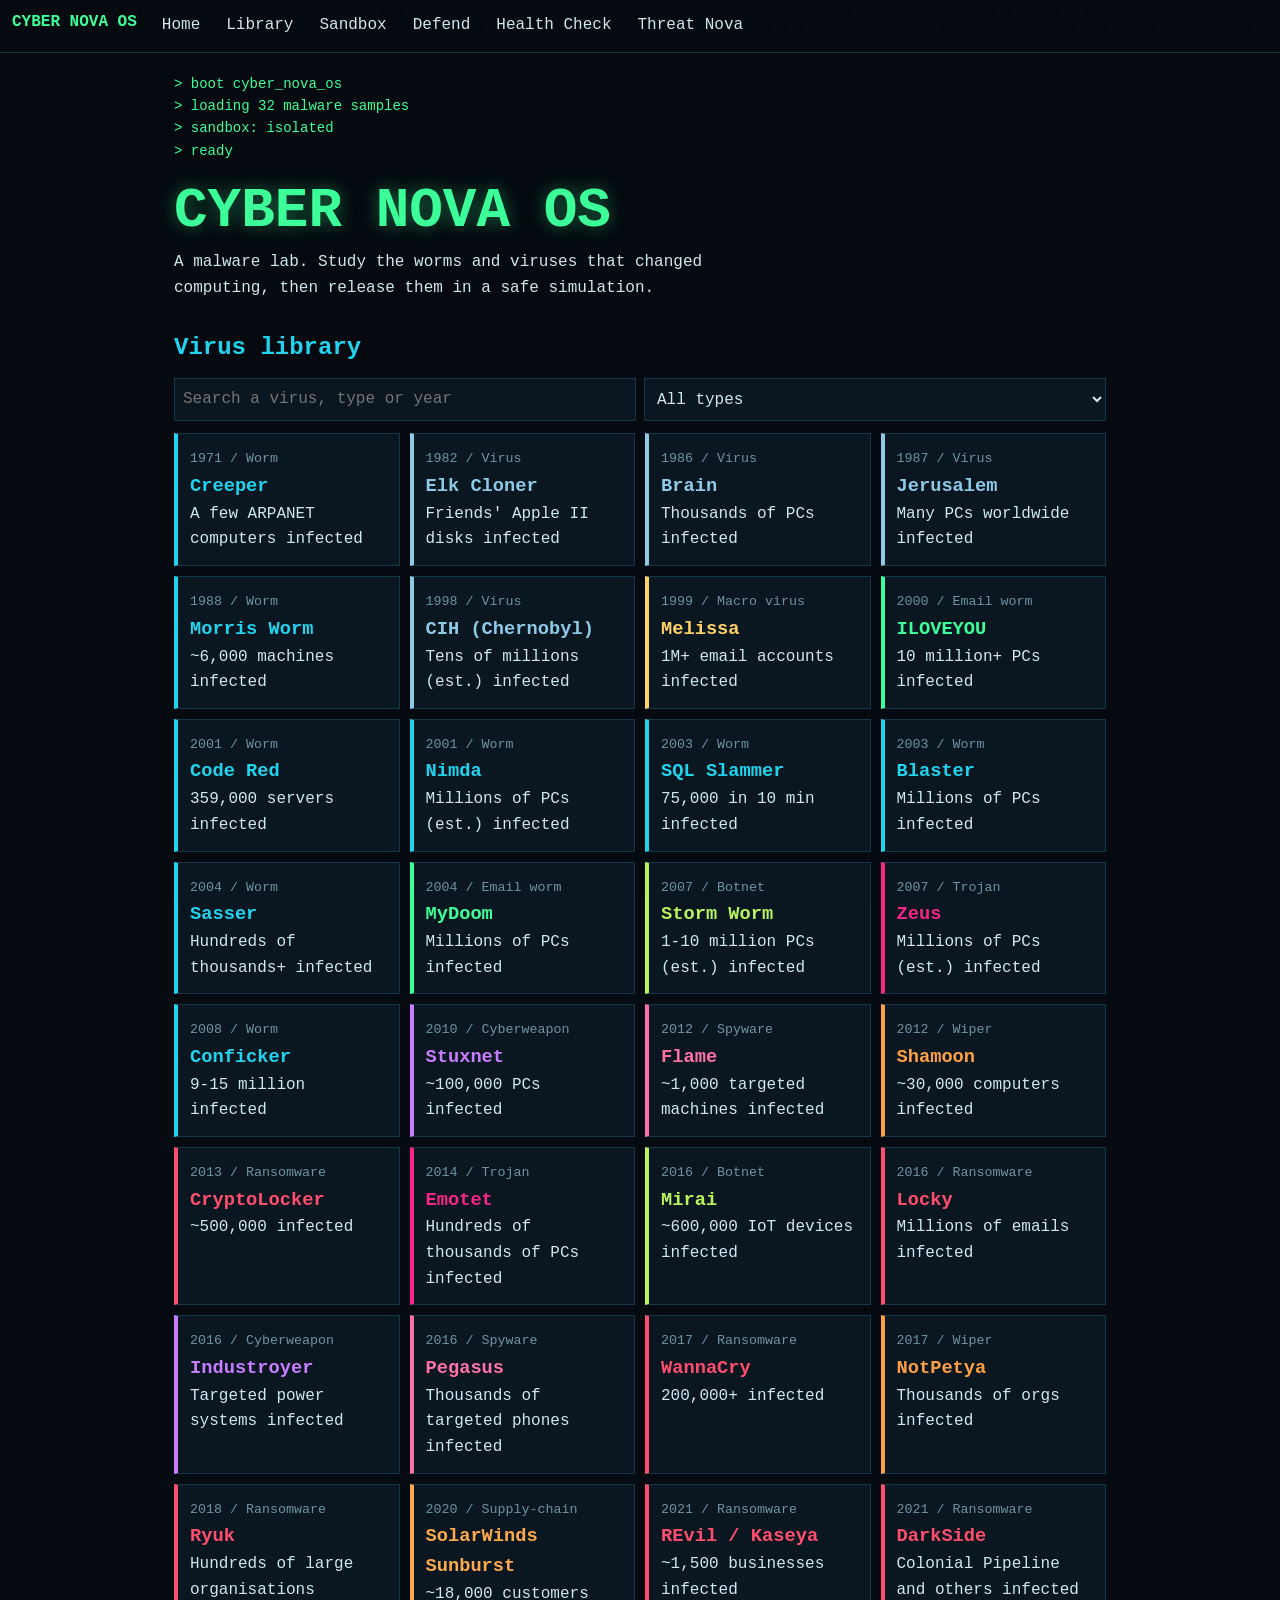
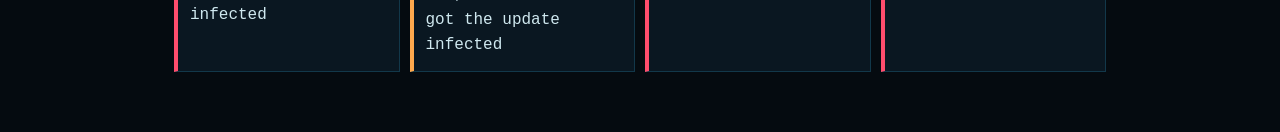
<file: index.html>
<!DOCTYPE html><html lang="en"><head><meta charset="utf-8"><meta name="viewport" content="width=device-width,initial-scale=1"><title>Cyber Nova OS</title><link rel="stylesheet" href="style.css"></head><body><main>  <section class="hero"><pre id="term"></pre><h1>CYBER NOVA OS</h1><p>A malware lab. Study the worms and viruses that changed computing, then release them in a safe simulation.</p></section>  
<h2 id="lib">Virus library</h2>  
<div class="tools"><input id="s" placeholder="Search a virus, type or year"><select id="f"><option value="">All types</option></select></div><div id="g"></div></main>  
<script src="data.js"></script><script src="app.js"></script><script>  
const L=["> boot cyber_nova_os","> loading "+V.length+" malware samples","> sandbox: isolated","> ready"];let i=0;(function n(){if(i<L.length){term.textContent+=L[i++]+"\n";setTimeout(n,450)}})();  
[...new Set(V.map(v=>v.type))].forEach(t=>f.insertAdjacentHTML("beforeend",`<option>${t}</option>`));  
function draw(){const q=s.value.toLowerCase();g.innerHTML=V.filter(v=>(!f.value||v.type==f.value)&&(v.name+v.type+v.year).toLowerCase().includes(q)).sort((a,b)=>a.year-b.year).map(v=>`<a class="card" style="--c:${TC[v.type]||"#22d3ee"}" href="virus.html?v=${v.id}"><small>${v.year} / ${v.type}</small><h3>${v.name}</h3><p>${v.infected} infected</p></a>`).join("")||"<p>No match. Try another name or clear the filter.</p>"}  
s.oninput=f.onchange=draw;draw();  
</script></body></html>
</file>
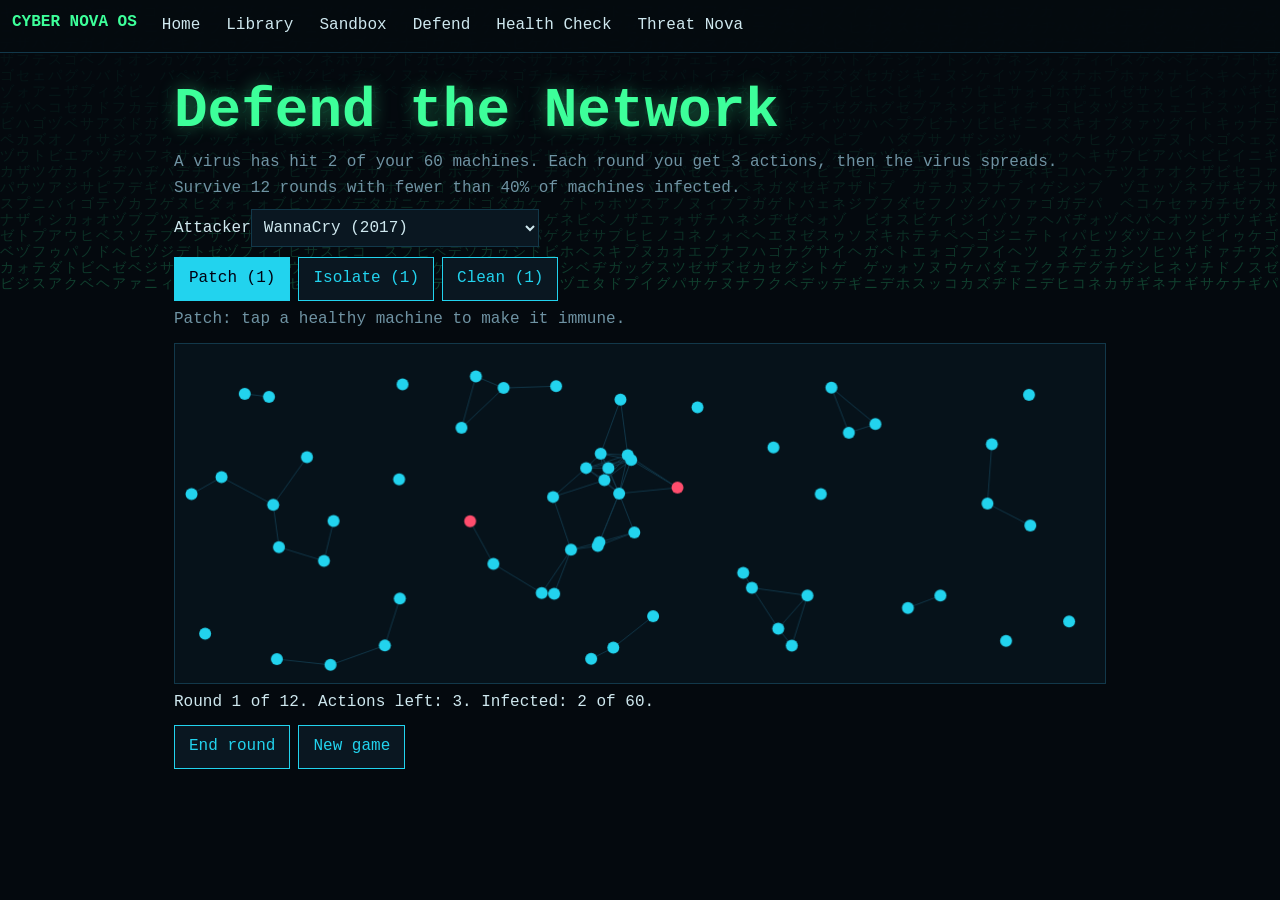
<file: defend.html>
<!DOCTYPE html><html lang="en"><head><meta charset="utf-8"><meta name="viewport" content="width=device-width,initial-scale=1"><title>Defend the Network | Cyber Nova OS</title><link rel="stylesheet" href="style.css"></head><body><main>
<h1>Defend the Network</h1><p class="hint">A virus has hit 2 of your 60 machines. Each round you get 3 actions, then the virus spreads. Survive 12 rounds with fewer than 40% of machines infected.</p>
<label>Attacker<select id="vs"></select></label>
<div class="btns" id="md"><button data-m="p" class="on">Patch (1)</button><button data-m="i">Isolate (1)</button><button data-m="c">Clean (1)</button></div>
<p class="hint" id="tip"></p>
<canvas class="s" id="cv" height="340" style="margin-top:10px"></canvas><p id="st"></p><p class="hint" id="nt"></p>
<div class="btns"><button id="end">End round</button><button id="new">New game</button></div></main>
<script src="data.js"></script><script src="app.js"></script><script>
V.forEach(v=>vs.insertAdjacentHTML("beforeend",`<option value="${v.id}">${v.name} (${v.year})</option>`));
const c=cv,x=c.getContext("2d"),H=340,TIPS={p:"Patch: tap a healthy machine to make it immune.",i:"Isolate: tap any machine to cut its links. It can't infect or be infected.",c:"Clean: tap a RED infected machine. The virus is removed and it turns green and immune."};
c.width=c.parentElement.clientWidth-28;let N,A,R,mode="p",over;
const near=(a,b)=>!a.o&&!b.o&&Math.hypot(a.x-b.x,a.y-b.y)<60;
function draw(){x.clearRect(0,0,c.width,H);N.forEach((a,i)=>N.forEach((b,j)=>{if(i<j&&near(a,b)){x.strokeStyle=a.s==1&&b.s==1?"#ff4d6d66":"#12384a";x.beginPath();x.moveTo(a.x,a.y);x.lineTo(b.x,b.y);x.stroke()}}));
N.forEach(a=>{x.fillStyle=["#22d3ee","#ff4d6d","#3dff9a"][a.s];x.beginPath();x.arc(a.x,a.y,6,0,7);x.fill();if(a.o){x.strokeStyle="#cfe8ef";x.beginPath();x.arc(a.x,a.y,10,0,7);x.stroke()}});
const i=N.filter(a=>a.s==1).length;st.textContent=over?st.textContent:`Round ${R} of 12. Actions left: ${A}. Infected: ${i} of 60.`}
function start(){over=false;N=Array.from({length:60},()=>({x:14+Math.random()*(c.width-28),y:14+Math.random()*(H-28),s:0}));[...N].sort(()=>Math.random()-.5).slice(0,2).forEach(n=>n.s=1);A=3;R=1;nt.textContent="";tip.textContent=TIPS[mode];draw()}
function finish(){over=true;const i=N.filter(a=>a.s==1).length,w=i<24;st.textContent=(w?"Network saved! ":"Network lost. ")+`${i} infected, ${60-i} survived. Score: ${(60-i)*10}.`;draw()}
c.onclick=e=>{if(over)return;const r=c.getBoundingClientRect(),px=(e.clientX-r.left)*c.width/r.width,py=(e.clientY-r.top)*H/r.height,d=a=>Math.hypot(a.x-px,a.y-py),ok={p:a=>a.s==0,i:a=>!a.o,c:a=>a.s==1}[mode],n=N.filter(a=>d(a)<28).sort((a,b)=>d(a)-d(b)).find(ok);
if(!n){nt.textContent={p:"Patch works on a healthy cyan machine. Tap a cyan dot.",i:"Tap any machine that is not already isolated.",c:"Clean works on a RED infected machine. Tap a red dot."}[mode];return}
if(A<1){nt.textContent="No actions left. Tap End round.";return}
if(mode=="p")n.s=2;else if(mode=="i")n.o=true;else n.s=2;A-=1;
nt.textContent={p:"Machine patched. It is now immune.",i:"Machine isolated from the network.",c:"Virus removed. The machine is now green and immune."}[mode]+(A?"":" No actions left. Tap End round.");draw()};
end.onclick=()=>{if(over)return;const p=V.find(a=>a.id==vs.value).stats[0]*.03,inf=N.filter(a=>a.s==1);N.forEach(b=>{if(b.s==0&&inf.some(a=>near(a,b)&&Math.random()<p))b.s=1});const nn=N.filter(a=>a.s==1).length-inf.length;nt.textContent=nn?`The virus spread to ${nn} more machine${nn>1?"s":""}.`:"The virus did not spread this round.";R++;A=3;if(R>12||!N.some(a=>a.s==1))finish();else draw()};
document.querySelectorAll("#md button").forEach(b=>b.onclick=()=>{mode=b.dataset.m;document.querySelectorAll("#md button").forEach(k=>k.classList.toggle("on",k==b));tip.textContent=TIPS[mode]});
$new=document.getElementById("new");$new.onclick=vs.onchange=start;start();
</script></body></html>
</file>
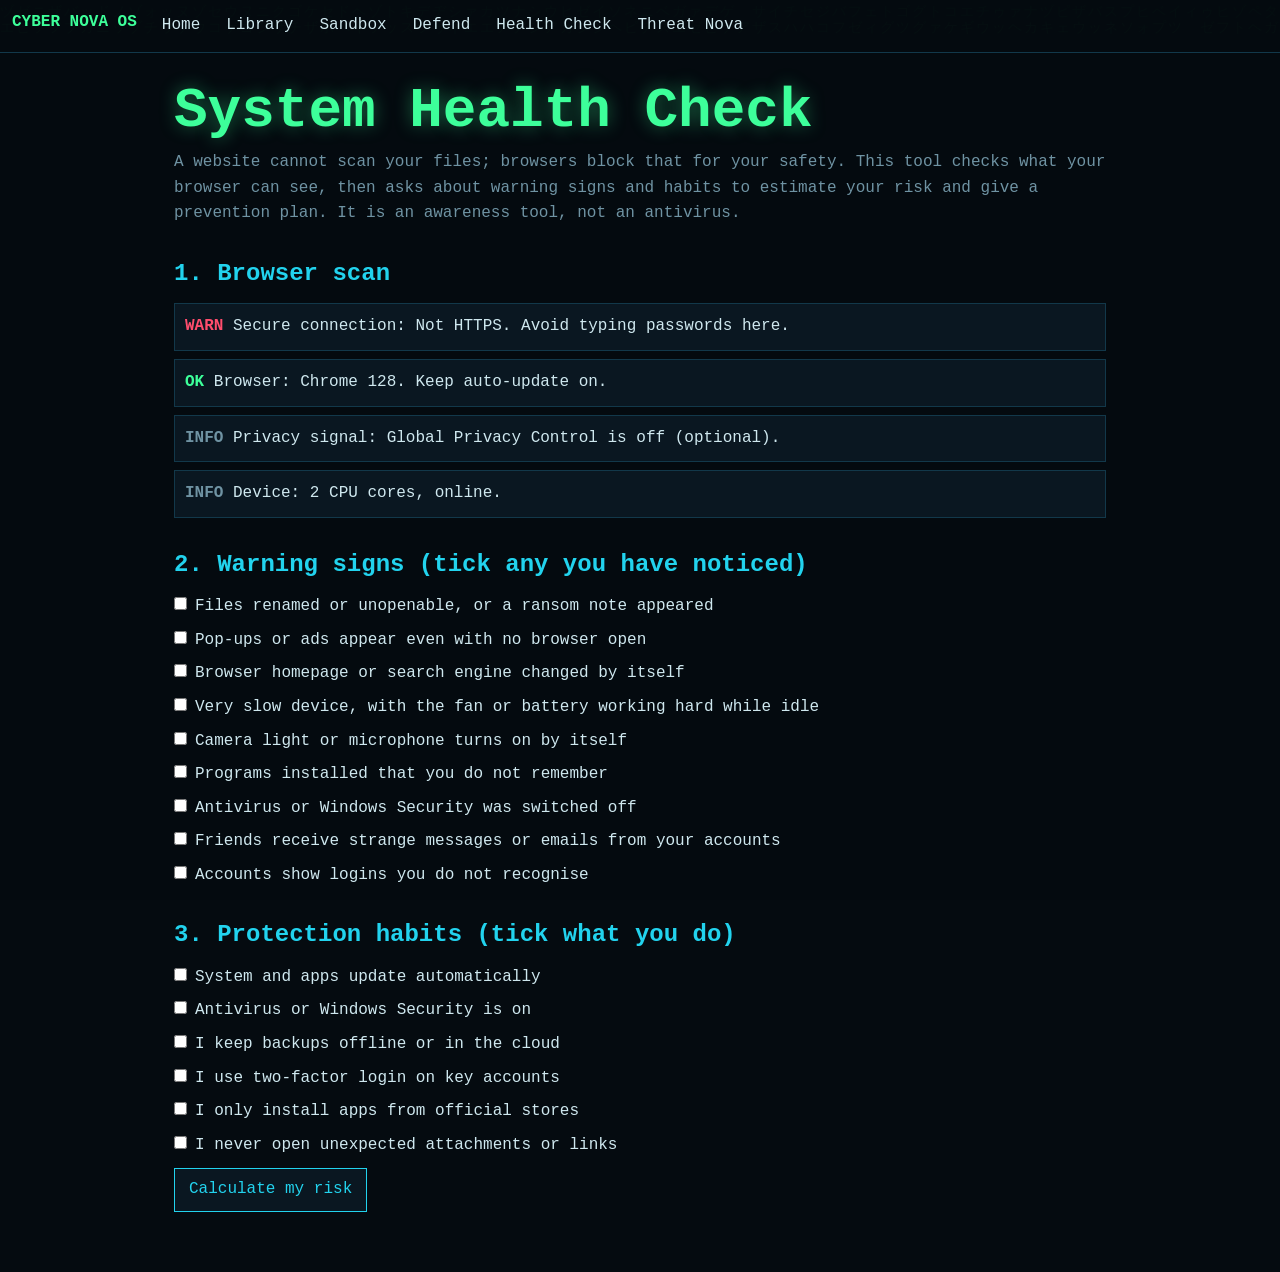
<file: healthcheck.html>
<!DOCTYPE html><html lang="en"><head><meta charset="utf-8"><meta name="viewport" content="width=device-width,initial-scale=1"><title>Health Check | Cyber Nova OS</title><link rel="stylesheet" href="style.css"></head><body><main>
<h1>System Health Check</h1><p class="hint">A website cannot scan your files; browsers block that for your safety. This tool checks what your browser can see, then asks about warning signs and habits to estimate your risk and give a prevention plan. It is an awareness tool, not an antivirus.</p>
<h2>1. Browser scan</h2><div id="bs"></div>
<h2>2. Warning signs (tick any you have noticed)</h2><div id="sg"></div>
<h2>3. Protection habits (tick what you do)</h2><div id="hb"></div>
<div class="btns"><button id="go">Calculate my risk</button></div><div id="out"></div></main>
<script src="data.js"></script><script src="app.js"></script><script>
const $=id=>document.getElementById(id),ua=navigator.userAgent;
const SIGNS=[["Files renamed or unopenable, or a ransom note appeared",40,"Ransomware (like WannaCry or CryptoLocker)","Disconnect from the internet now. Do not pay. Restore from an offline backup."],
["Pop-ups or ads appear even with no browser open",15,"Adware","Remove unknown apps and extensions, then run a full antivirus scan."],
["Browser homepage or search engine changed by itself",15,"Browser hijacker","Reset your browser settings and remove unknown extensions."],
["Very slow device, with the fan or battery working hard while idle",15,"Cryptominer or botnet","Check Task Manager or battery usage for unknown apps, then scan."],
["Camera light or microphone turns on by itself",30,"Spyware or remote access trojan","Disconnect, scan with a trusted tool and change passwords from a clean device."],
["Programs installed that you do not remember",20,"Trojan or unwanted software","Uninstall unknown programs and scan the device."],
["Antivirus or Windows Security was switched off",25,"Malware disabling defences","Turn protection back on and run a full scan."],
["Friends receive strange messages or emails from your accounts",25,"Email worm or account takeover","Change passwords, enable two-factor login and sign out of all devices."],
["Accounts show logins you do not recognise",25,"Keylogger or infostealer","Change passwords from a clean device and enable two-factor login."]];
const HAB=[["System and apps update automatically","Turn on automatic updates. WannaCry and Slammer spread through missing patches."],
["Antivirus or Windows Security is on","Keep built-in protection switched on and updated."],
["I keep backups offline or in the cloud","Back up important files regularly; backups beat ransomware."],
["I use two-factor login on key accounts","Enable two-factor login on email and banking."],
["I only install apps from official stores","Avoid cracked software and unknown downloads."],
["I never open unexpected attachments or links","Treat unexpected attachments as suspicious; ILOVEYOU and Melissa relied on this."]];
SIGNS.forEach((s,i)=>$("sg").insertAdjacentHTML("beforeend",`<label><input type="checkbox" id="s${i}">${s[0]}</label>`));
HAB.forEach((h,i)=>$("hb").insertAdjacentHTML("beforeend",`<label><input type="checkbox" id="h${i}">${h[0]}</label>`));
const B=[],m=ua.match(/(Edg|Chrome|Firefox)\/(\d+)/),w=ua.match(/Windows NT (\d+)/),a=ua.match(/Android (\d+)/);
B.push(["Secure connection",location.protocol=="https:"?"ok":"warn",location.protocol=="https:"?"This page uses HTTPS.":"Not HTTPS. Avoid typing passwords here."]);
if(m){const o=+m[2]<120;B.push(["Browser",o?"warn":"ok",`${m[1]=="Edg"?"Edge":m[1]} ${m[2]}. `+(o?"Very old. Update it now.":"Keep auto-update on.")])}else B.push(["Browser","info","Version not readable. Check for updates in settings."]);
if(w&&+w[1]<10)B.push(["Operating system","warn","This Windows version no longer gets security fixes. Upgrade it."]);
if(a&&+a[1]<10)B.push(["Operating system","warn",`Android ${a[1]} is very old and no longer gets security updates.`]);
B.push(["Privacy signal",navigator.globalPrivacyControl?"ok":"info",navigator.globalPrivacyControl?"Global Privacy Control is on.":"Global Privacy Control is off (optional)."]);
B.push(["Device","info",`${navigator.hardwareConcurrency||"?"} CPU cores, ${navigator.onLine?"online":"offline"}.`]);
$("bs").innerHTML=B.map(b=>`<div class="fact"><b class="${b[1]}">${b[1].toUpperCase()}</b> ${b[0]}: ${b[2]}</div>`).join("");
$("go").onclick=()=>{let sc=0;const th=[],st=new Set();
SIGNS.forEach((s,i)=>{if($("s"+i).checked){sc+=s[1];th.push(s[2]);st.add(s[3])}});
HAB.forEach((h,i)=>{if(!$("h"+i).checked){sc+=6;st.add(h[1])}});
B.filter(b=>b[1]=="warn").forEach(b=>{sc+=8;st.add(b[2])});
sc=Math.min(100,sc);const vd=sc<25?["LOW","ok"]:sc<55?["MEDIUM","mid"]:["HIGH","warn"];
$("out").innerHTML=`<h2>Result</h2><div class="fact"><div class="big ${vd[1]}">${sc}/100</div><p>Risk level: <b class="${vd[1]}">${vd[0]}</b></p></div>`+
(th.length?`<h2>Possible threat types</h2><ul class="pn">${th.map(t=>`<li>${t}</li>`).join("")}</ul>`:"")+
`<h2>Your prevention plan</h2><ul class="pn">${[...st].map(t=>`<li>${t}</li>`).join("")||"<li>Great habits. Keep everything updated.</li>"}</ul>`+
(sc>=55?`<div class="fact"><b class="warn">Act now:</b> disconnect from the internet, back up important files, run a full scan with Windows Security or a trusted scanner, and change passwords from a clean device.</div>`:"")+
`<p class="hint">These results are an estimate. Only a real antivirus scan can confirm an infection.</p>`;$("out").scrollIntoView()};
</script></body></html>
</file>
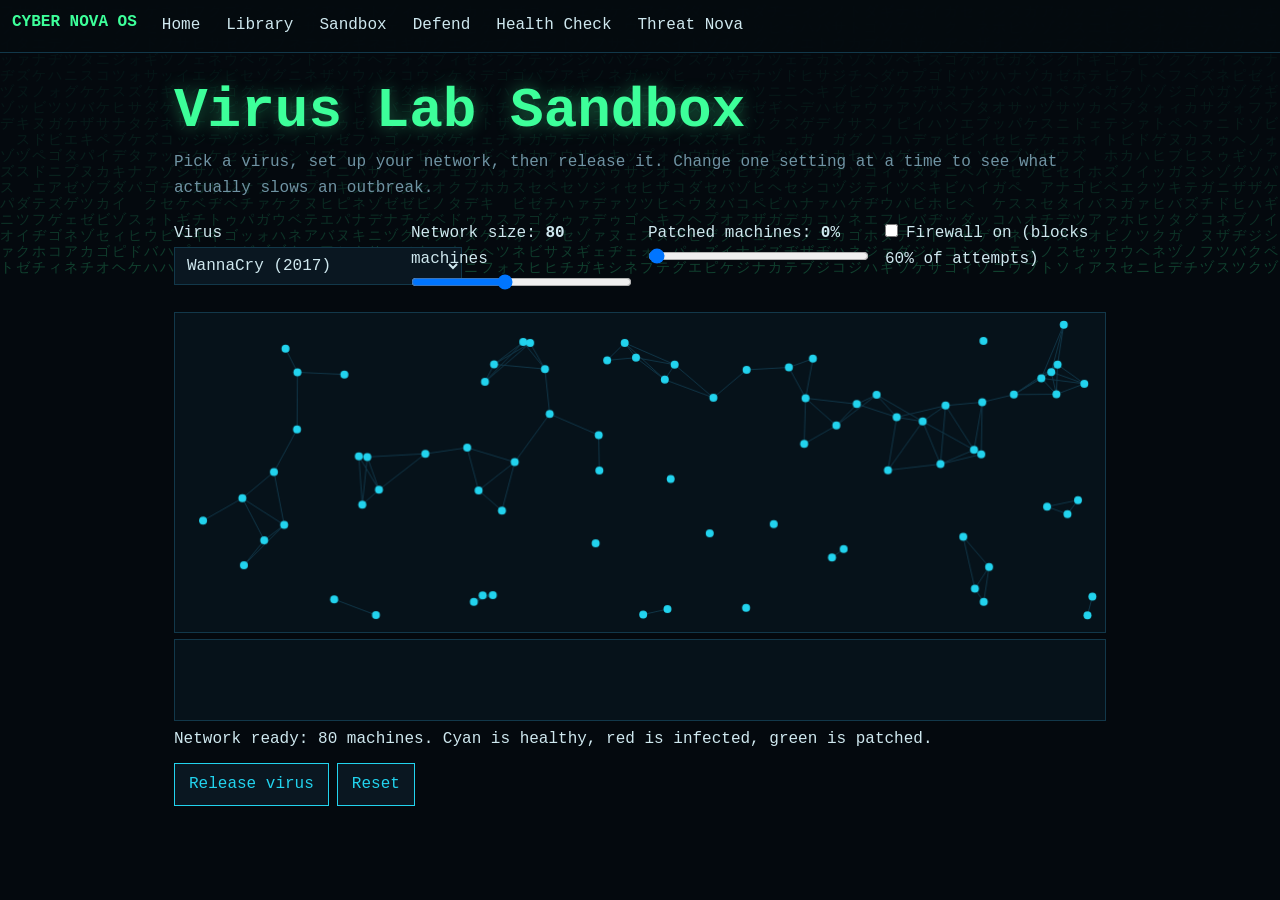
<file: sandbox.html>
<!DOCTYPE html><html lang="en"><head><meta charset="utf-8"><meta name="viewport" content="width=device-width,initial-scale=1"><title>Virus Lab Sandbox | Cyber Nova OS</title><link rel="stylesheet" href="style.css"></head><body><main>
<h1>Virus Lab Sandbox</h1><p class="hint">Pick a virus, set up your network, then release it. Change one setting at a time to see what actually slows an outbreak.</p>
<div class="ctl"><label>Virus<select id="vs"></select></label><label>Network size: <b id="nv">80</b> machines<input id="ns" type="range" min="30" max="150" value="80"></label><label>Patched machines: <b id="pv">0</b>%<input id="ps" type="range" min="0" max="90" value="0"></label><label><input id="fw" type="checkbox">Firewall on (blocks 60% of attempts)</label></div>
<canvas class="s" id="sc" height="320"></canvas><canvas class="s" id="gc" height="80"></canvas><p id="st"></p>
<div class="btns"><button id="rel">Release virus</button><button id="rst">Reset</button></div></main>
<script src="data.js"></script><script src="app.js"></script><script>
V.forEach(v=>vs.insertAdjacentHTML("beforeend",`<option value="${v.id}">${v.name} (${v.year})</option>`));
const c=sc,x=c.getContext("2d"),g=gc.getContext("2d");c.width=gc.width=c.parentElement.clientWidth-28;let N=[],h=[],R=60,TM;
function paint(){x.clearRect(0,0,c.width,320);N.forEach((a,i)=>N.forEach((b,j)=>{if(i<j&&Math.hypot(a.x-b.x,a.y-b.y)<R){x.strokeStyle=a.s==1&&b.s==1?"#ff4d6d66":"#12384a";x.beginPath();x.moveTo(a.x,a.y);x.lineTo(b.x,b.y);x.stroke()}}));N.forEach(a=>{x.fillStyle=["#22d3ee","#ff4d6d","#3dff9a"][a.s];x.beginPath();x.arc(a.x,a.y,4,0,7);x.fill()});
g.clearRect(0,0,c.width,80);g.strokeStyle="#ff4d6d";g.beginPath();h.forEach((n,i)=>{const px=i*c.width/200,py=76-n/N.length*72;i?g.lineTo(px,py):g.moveTo(px,py)});g.stroke()}
function reset(){clearInterval(TM);h=[];const n=+ns.value;R=60*Math.sqrt(80/n);N=Array.from({length:n},()=>({x:10+Math.random()*(c.width-20),y:10+Math.random()*300,s:0}));paint();st.textContent=`Network ready: ${n} machines. Cyan is healthy, red is infected, green is patched.`}
function tick(){const v=V.find(a=>a.id==vs.value),p=v.stats[0]*.015*(fw.checked?.4:1),inf=N.filter(a=>a.s==1);N.forEach(b=>{if(b.s==0&&inf.some(a=>Math.hypot(a.x-b.x,a.y-b.y)<R&&Math.random()<p))b.s=1});const n=N.filter(a=>a.s==1).length,ph=N.filter(a=>a.s==2).length;h.push(n);paint();st.textContent=`Infected ${n} of ${N.length} (${Math.round(n/N.length*100)}%). Patched ${ph}. Step ${h.length}.`;if(h.length>=200||n+ph==N.length){clearInterval(TM);st.textContent+=` Outbreak over: ${Math.round(n/N.length*100)}% of the network was lost.`}}
ns.oninput=()=>{nv.textContent=ns.value;reset()};ps.oninput=()=>pv.textContent=ps.value;vs.onchange=rst.onclick=reset;
rel.onclick=()=>{reset();N.forEach(a=>{if(Math.random()<ps.value/100)a.s=2});const fr=N.filter(a=>!a.s);if(!fr.length)return;fr[Math.floor(Math.random()*fr.length)].s=1;TM=setInterval(tick,150)};reset();
</script></body></html>
</file>
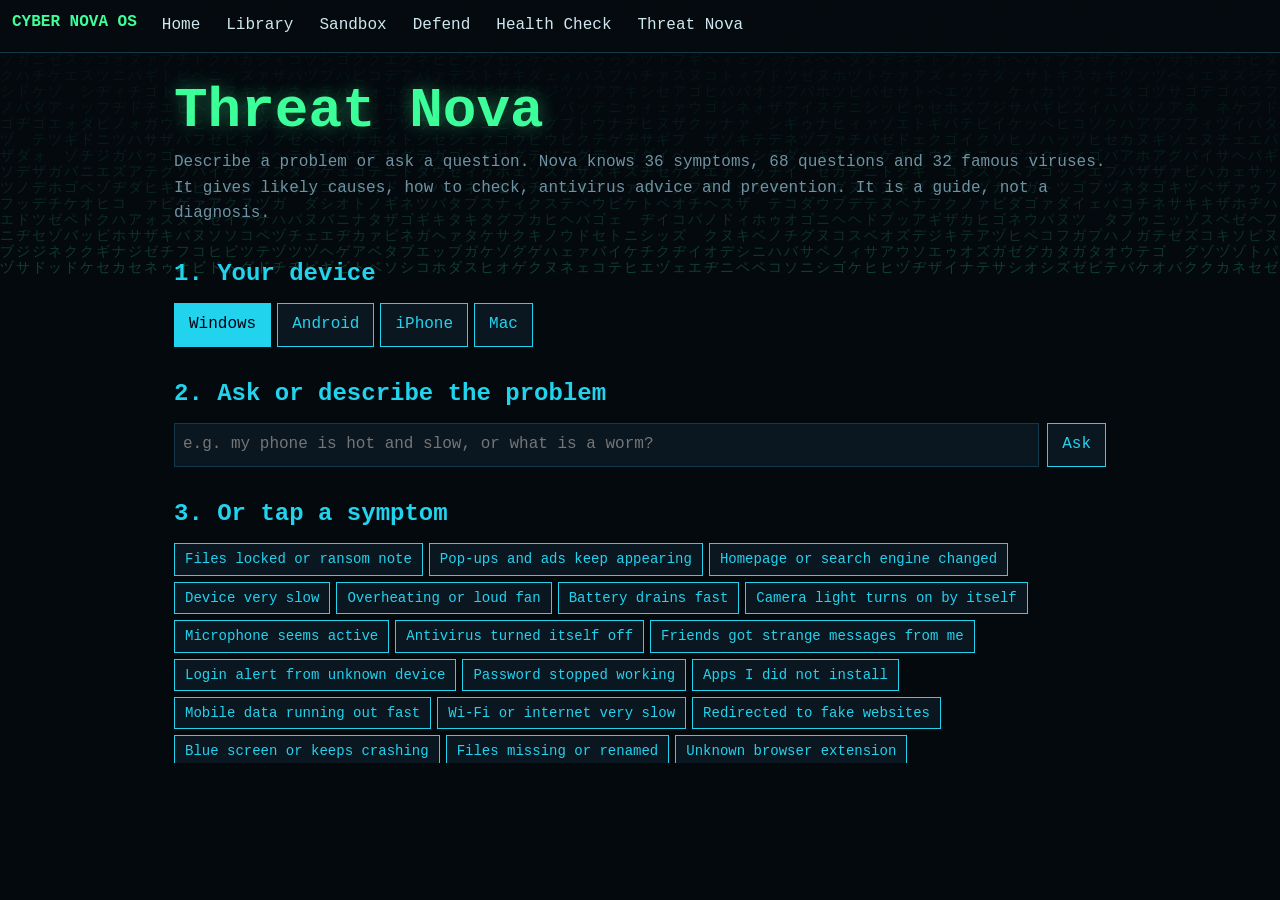
<file: threat-nova.html>
<!DOCTYPE html><html lang="en"><head><meta charset="utf-8"><meta name="viewport" content="width=device-width,initial-scale=1"><title>Threat Nova | Cyber Nova OS</title><link rel="stylesheet" href="style.css">
<style>.row{display:flex;gap:8px}.os{display:flex;gap:6px;flex-wrap:wrap;margin:8px 0}.chips{max-height:220px;overflow-y:auto}#out a{color:var(--cy)}</style></head><body><main>
<h1>Threat Nova</h1><p class="hint" id="sub"></p>
<h2>1. Your device</h2><div class="os" id="os"></div>
<h2>2. Ask or describe the problem</h2><div class="row"><input id="tx" placeholder="e.g. my phone is hot and slow, or what is a worm?" autocomplete="off"><button id="go">Ask</button></div>
<h2>3. Or tap a symptom</h2><div class="chips" id="ch"></div><div id="out"></div></main>
<script src="data.js"></script><script src="app.js"></script><script>
const $=id=>document.getElementById(id);
//DATA
const S=[
["Files locked or ransom note","ransom|locked|encrypt|bitcoin|can't open my files","Ransomware","It locks files and demands payment.","Disconnect from the internet now;Do not pay, restore from an offline backup"],
["Pop-ups and ads keep appearing","pop-up|popup|pop ups|ads appear|adverts","Adware","Unwanted software pushing ads.","Remove unknown apps and extensions;Reset browser settings"],
["Homepage or search engine changed","homepage|home page|search engine|redirect","Browser hijacker","It changes browser settings to push sites.","Remove unknown extensions;Reset browser settings"],
["Device very slow","slow|lag|sluggish|freez","Slowdown","Could be malware, or full storage and too many startup apps.","Check what uses the most CPU;Free up storage and restart"],
["Overheating or loud fan","overheat|too hot|is hot|getting hot|heating|fan noise|fan loud|phone hot","Cryptominer","Miners keep the processor busy.","Look for unknown apps using CPU;Remove them and scan"],
["Battery drains fast","battery drain|battery dies|battery running out","Background malware or heavy apps","Hidden activity uses power.","Check battery use per app;Uninstall unknown apps"],
["Camera light turns on by itself","camera light|camera turns on|webcam","Spyware","Spyware can record through the camera.","Check which apps can use the camera;Update the system and scan"],
["Microphone seems active","microphone|mic indicator|listening to me","Spyware","Spyware can record audio.","Review microphone permissions;Remove unknown apps"],
["Antivirus turned itself off","antivirus off|antivirus disabled|defender off|can't turn on antivirus|turned itself off|antivirus turned","Malware disabling defences","Some malware switches security tools off.","Restart in Safe Mode and scan;Turn protection back on"],
["Friends got strange messages from me","friends got|contacts received|strange messages|messages i didn't send","Hijacked account or worm","Worms and hijackers message your contacts.","Warn your contacts;Change password and sign out of all devices"],
["Login alert from unknown device","unknown login|new login|unrecognised login|login alert","Stolen password","Someone else may have your password.","Change the password from a clean device;Turn on two-factor login"],
["Password stopped working","password not working|can't log in|password changed|password stopped","Account takeover","The attacker may have changed it.","Use the account recovery option;Turn on two-factor login"],
["Apps I did not install","did not install|didn't install|unknown app|new app appeared","Trojan or unwanted software","Trojans arrive disguised as useful apps.","Uninstall the newest unknown apps;Install only from official stores"],
["Mobile data running out fast","data usage|mobile data|data finished|data running out","Background malware","Hidden apps may send data.","Check data use per app;Remove suspicious apps"],
["Wi-Fi or internet very slow","wifi slow|wi-fi slow|internet slow|internet very slow|wifi very slow","Botnet or router problem","Infected devices can use your connection.","Change the router admin password;Update router firmware"],
["Redirected to fake websites","fake website|redirected|dns","DNS hijack","A changed DNS setting sends you to fake sites.","Check DNS settings on the router and device;Reset the router and change its password"],
["Blue screen or keeps crashing","blue screen|bsod|crash|keeps restarting|reboot","Crashes","Malware, or a driver or hardware fault.","Install system updates;Run a full scan"],
["Files missing or renamed","files missing|files renamed|files deleted|disappeared","Wiper or ransomware","Some malware destroys or renames files.","Stop using the device and check backups;Scan after a clean restart"],
["Unknown browser extension","extension|toolbar|add-on","Malicious extension","Extensions can read and change what you browse.","Remove unknown extensions;Reset the browser"],
["Notification spam from websites","notification spam|spam notifications|browser notifications","Notification abuse","You allowed a site to send notifications.","Block the site in browser notification settings;Clear site data"],
["Fake virus warning on screen","fake virus|virus warning|your device is infected|call this number|scareware","Scareware scam","Scam pop-ups scare you into paying or calling.","Close the tab and never call the number;Never give remote access or pay"],
["I clicked a suspicious link","clicked a link|clicked link|clicked on a link|suspicious link","Phishing","Links can steal passwords or install malware.","Change passwords from a clean device;Run a scan and watch your accounts"],
["I opened a suspicious attachment","opened attachment|opened an attachment|enable macros|suspicious attachment","Malware dropper","Attachments can install malware.","Disconnect and run a full scan;Change passwords from a clean device"],
["USB drive shows shortcut files","usb|pen drive|flash drive|shortcut files","USB worm","Some worms hide folders and make shortcuts.","Do not open files on it;Scan the drive before using it again"],
["Antivirus found a threat","antivirus found|threat detected|quarantine","Detected malware","The scanner found something suspicious.","Follow the removal prompt;Run a full scan afterwards"],
["Money stolen or unknown payment","money stolen|unauthorised payment|unauthorized transaction|bank","Banking trojan or phishing","Criminals steal logins to move money.","Call your bank immediately;Change banking passwords from a clean device"],
["Social media account hacked","instagram hacked|facebook hacked|snapchat hacked|whatsapp hacked|account hacked","Account takeover","Stolen or reused passwords are the usual cause.","Use the platform's account recovery;Turn on two-factor login"],
["Strange texts or surprise charges","premium sms|strange sms|unknown charges|sms charges|strange texts|surprise charges","Premium SMS malware or scam","Some apps send paid texts.","Check your carrier bill;Remove unknown apps"],
["Ads on lock screen or home screen","lock screen ads|home screen ads|ads on lock screen|ads on home screen","Adware","Adware can show ads outside the browser.","Uninstall newly installed apps;Restart in Safe mode to find the cause"],
["App will not uninstall","won't uninstall|will not uninstall|cannot uninstall|device admin","Persistent malware","It may hold device admin rights.","Remove its admin rights in settings;Uninstall in Safe mode"],
["Mouse moves or programs open by themselves","mouse moves|cursor moves|opens by itself|remote access","Remote access trojan","Someone may control the device remotely.","Disconnect from the internet;Check for unknown remote tools and scan"],
["Task Manager or tools are blocked","task manager|disabled by administrator|registry disabled","Malware blocking tools","Malware may block the tools used to remove it.","Scan in Safe Mode;Run Microsoft Defender Offline scan"],
["Unknown startup programs","startup|login items|starts by itself","Persistence","Malware adds itself to startup to survive reboots.","Review startup apps;Disable anything unknown"],
["Spam sent from my email","spam from my email|spam sent|outbox|emails sent","Email worm or hijacked email","Attackers use hijacked mailboxes.","Change the email password;Check forwarding rules and sign out of all devices"],
["Asked for admin password unexpectedly","admin password|fake password prompt|asks for password","Fake prompt or trojan","Fake prompts steal admin passwords.","Cancel it and type nothing;Check Applications for unknown apps"],
["Unknown profile or VPN on iPhone","profile|vpn profile|device management","Malicious profile","A bad profile can redirect or watch traffic.","Delete unknown profiles in Settings, General, VPN & Device Management;Update iOS"]];
const Q=[
["What is malware?","malware","Malware is any software built to harm, spy on or take control of a device. Viruses, worms, trojans, ransomware and spyware are all types."],
["What is a computer virus?","a virus|computer virus|what is virus","A virus attaches itself to a normal file and spreads when that file is opened or shared. It needs a person to run it."],
["What is a worm?","what is a worm|a worm|computer worm","A worm copies itself across networks with no click needed, which is why Slammer and WannaCry spread so fast."],
["Virus vs worm","virus vs worm|virus and worm|difference between virus","A virus needs a host file and a user action. A worm spreads on its own across networks."],
["What is a trojan?","trojan","A trojan pretends to be useful software but secretly does harm. It does not copy itself."],
["What is ransomware?","what is ransomware|ransomware","Ransomware locks or encrypts your files and demands payment. WannaCry and Locky are examples."],
["What is spyware?","spyware","Spyware secretly collects your messages, passwords or location and sends them to someone else."],
["What is adware?","adware","Adware shows unwanted ads and sometimes tracks browsing. It often comes bundled with free software."],
["What is a botnet?","botnet","A botnet is a network of infected devices controlled remotely, used for spam or flooding sites. Mirai built one from cameras and routers."],
["What is phishing?","what is phishing|phishing","A scam message pretending to be a trusted sender to trick you into giving passwords or clicking bad links."],
["What is antivirus?","what is antivirus|antivirus software","Antivirus scans for known malware and suspicious behaviour and removes it. It helps, but cannot catch everything."],
["What is a firewall?","firewall","A firewall filters network traffic using rules and blocks connections that should not get through."],
["What is a zero-day?","zero-day|zero day","A security flaw the maker does not know about yet, so no patch exists. Stuxnet used four."],
["What is a rootkit?","rootkit","A rootkit hides deep in a system so other malware and the attacker stay invisible to normal tools."],
["What is a keylogger?","keylogger","A keylogger records what you type, including passwords. Two-factor login limits the damage."],
["What is a DDoS attack?","ddos|denial of service","A DDoS attack floods a site with traffic from many devices so real users cannot get in."],
["What is a backdoor?","backdoor","A hidden way into a system that skips normal login checks."],
["Why install updates?","patch|why update|security update","Updates fix security flaws. WannaCry and Slammer mostly hit computers missing patches that already existed."],
["What is a wiper?","wiper","Malware built to destroy data rather than steal it or ask for ransom. NotPetya was a wiper disguised as ransomware."],
["What is a supply-chain attack?","supply chain|supply-chain","Attackers break into a trusted supplier or software update to reach all its customers, as with SolarWinds."],
["What is a CVE?","what is a cve|cve number","A public ID for a known security flaw, like CVE-2017-0144. Look them up at nvd.nist.gov."],
["What is a macro?","macro","A small program inside an Office file. Melissa spread this way. Keep macros disabled for files you don't trust."],
["What is EternalBlue?","eternalblue","An exploit for a Windows SMB flaw (MS17-010), leaked in 2017 and used by WannaCry and NotPetya. Patching fixes it."],
["What is a cryptominer?","cryptominer|crypto mining","Malware that secretly uses your processor or battery to mine cryptocurrency, making the device slow and hot."],
["What is social engineering?","social engineering","Tricking people instead of breaking software, such as fake calls or messages pretending to be your bank or IT help desk."],
["What is a sandbox?","sandbox","An isolated space where software runs without touching the rest of the system. Researchers use it to study malware safely."],
["What is encryption?","encryption","Scrambling data so only someone with the key can read it. Ransomware abuses it, but you can protect your own data with BitLocker, FileVault or iPhone's built-in encryption."],
["Can an iPhone get a virus?","iphone virus|iphone get a virus|ios virus","Classic viruses are rare on iPhone because iOS isolates apps. Real risks are scams, bad profiles, stolen passwords and targeted spyware like Pegasus."],
["Do Macs get viruses?","mac virus|macs get viruses|macbook virus","Yes, Macs can get malware, though less often than Windows. Keep macOS updated and install apps only from the App Store or trusted developers."],
["Do I need antivirus on Windows?","need antivirus|antivirus on windows","Windows includes Microsoft Defender, a good baseline. Keep it on and updated and be careful what you download."],
["Is Windows Defender enough?","windows defender|defender enough","For most people, yes, with safe habits. For a second opinion, scan with Malwarebytes downloaded from its official site."],
["Antivirus for Android","antivirus for android|android antivirus|play protect","Android has Google Play Protect built in. Install apps only from the Play Store, update Android, and ignore apps claiming your phone is infected."],
["How to scan Windows","scan windows|scan my windows|scan my pc|scan my computer","Settings, Privacy & security, Windows Security, Virus & threat protection, Scan options, Full scan. Also run Microsoft Defender Offline scan for hidden malware."],
["How to scan Android","scan android|scan my android|scan my phone|android scan","Play Store, tap your profile picture, Play Protect, Scan. Then check Settings, Apps for anything you did not install."],
["How to scan a Mac","scan mac|mac scan|scan my mac|scan my macbook","Macs have built-in XProtect. For extra scanning use Malwarebytes from its official site, and check Applications and Login Items for unknown entries."],
["How to check an iPhone","check iphone|iphone hacked|iphone malware","Update iOS, check Settings, General, VPN & Device Management for unknown profiles, delete unknown apps, and change your Apple ID password if worried."],
["XProtect and Gatekeeper","xprotect|gatekeeper","Mac's built-in protections. Gatekeeper checks apps before they open, and XProtect scans for known malware."],
["How to remove a virus","remove malware|remove virus|clean my pc|remove a virus","Disconnect from the internet, run a full scan, run the offline scan, remove unknown programs, then change passwords from a clean device."],
["Safe Mode on Windows","safe mode windows|windows safe mode","Hold Shift and click Restart, then Troubleshoot, Advanced options, Startup Settings, Restart, and choose Safe Mode with Networking."],
["Safe mode on Android","safe mode android|android safe mode","Press and hold Power, then press and hold Power off until the Safe mode prompt appears and tap OK. Steps vary by brand. Downloaded apps are disabled so you can remove the bad one."],
["How to factory reset","factory reset|reset my phone|reset my pc","Back up files first. Windows: Settings, System, Recovery. Android: Settings, System, Reset options. iPhone: Settings, General, Transfer or Reset iPhone. Restore files, not unknown apps."],
["How to back up files","backup|back up","Follow 3-2-1: three copies, two kinds of storage, one offline or offsite. An offline copy beats ransomware."],
["Should I pay the ransom?","pay the ransom|should i pay","No. Payment does not guarantee your files return and funds more attacks. Disconnect, restore from backup and report it."],
["How to remove ransomware","remove ransomware|decrypt files|decrypt","Disconnect, do not pay, clean the device with a full scan, then restore from backup. Check nomoreransom.org for free decryption tools."],
["How to spot phishing","spot phishing|fake email|suspicious email|fake sms","Look for urgency, a mismatched sender, odd links and requests for passwords or money. When unsure, open the company's site yourself instead of the link."],
["What is two-factor login?","two-factor|2fa|mfa|otp","A second proof such as a code, so a stolen password is not enough. Turn it on for email and banking first."],
["What makes a strong password?","strong password|good password|password manager","Long, unique for every account, ideally 14+ characters, stored in a password manager."],
["Is public Wi-Fi safe?","public wifi|public wi-fi|free wifi","Avoid banking on it, use HTTPS sites only and turn off auto-connect. A VPN adds privacy but is not antivirus."],
["Does a VPN remove viruses?","vpn","No. A VPN encrypts your connection and hides traffic from the local network, but it does not scan for or remove malware."],
["How do viruses spread?","how do viruses spread|how does malware spread|how do i get infected","Email attachments, fake downloads, infected USB drives, unpatched flaws, malicious ads and fake apps."],
["Can a website infect me?","website infect|visiting a website|drive-by","Rarely, through an out-of-date browser. Keep your browser updated and avoid downloads from untrusted sites."],
["Are QR codes dangerous?","qr code","They can lead to phishing sites. Check the link preview and never enter passwords after scanning."],
["Is cracked software safe?","pirated|cracked|crack software|keygen","No. Cracked software is a common way to spread trojans and password stealers."],
["Is my webcam hacked?","webcam hacked|camera hacked","Check which apps have camera permission, look for the indicator light, update your system and scan. Covering the lens is a cheap extra step."],
["What to do after being hacked","i got hacked|been hacked|after being hacked","Change passwords from a clean device, turn on two-factor login, sign out of all devices, scan, and warn contacts if messages were sent."],
["How to update my device","how to update|update windows|update android|update iphone|update mac","Windows: Settings, Windows Update. Android: Settings, System, System update. iPhone: Settings, General, Software Update. Mac: System Settings, General, Software Update."],
["How to check running programs","activity monitor|running programs|task manager","Windows: Ctrl+Shift+Esc for Task Manager. Mac: Activity Monitor. Sort by CPU and search unknown names online before ending them."],
["How to manage startup programs","startup items|startup programs","Windows: Task Manager, Startup apps. Mac: System Settings, General, Login Items. Disable anything unknown."],
["What is sideloading?","sideload|apk","Installing apps from outside the official store, like APK files, skips safety checks and is a common way Android malware spreads."],
["What is iPhone Lockdown Mode?","lockdown mode","An extreme protection mode for people at risk of targeted attacks like Pegasus. It limits some features."],
["Are fake antivirus apps real?","fake antivirus|fake antivirus app","Yes. Apps and pop-ups saying your device is infected are scams. Install protection only from official sources."],
["Which attachments are risky?","attachment|email attachment","Unexpected .exe, .zip, .js and Office files asking you to enable macros. ILOVEYOU spread this way."],
["How to browse safely","browser safe|chrome safe|browser security","Keep the browser updated, use only needed extensions and keep safe-browsing protection on."],
["Do ad blockers help?","ad blocker|adblock","A reputable ad blocker reduces malicious ads. Install it only from the official browser store."],
["How to secure a router","router security|secure router|wifi password","Change the default admin password, use WPA2 or WPA3 and update firmware. Mirai spread through default passwords."],
["Are smart devices safe?","iot|smart device|smart camera|smart tv","Change default passwords, update firmware and use a separate network if possible. Mirai took over cameras and routers this way."],
["Biggest virus ever?","biggest virus|most damaging|worst virus","By estimated cost, MyDoom ($38B est.), NotPetya ($10B+) and WannaCry (up to $4B est.) rank among the worst. See the Library."],
["First computer virus?","first virus|first computer virus|first worm|oldest virus","Creeper (1971) is often called the first worm, and Brain (1986) the first PC virus. See both in the Library."]];
const SC={Windows:"scan windows",Android:"scan android",iPhone:"check iphone",Mac:"scan mac"},IN={Windows:"windows defender",Android:"antivirus for android",iPhone:"iphone virus",Mac:"xprotect"};
//ENDDATA
const esc=s=>s.replace(/[.*+?^${}()|[\]\\]/g,"\\$&"),norm=s=>s.toLowerCase().replace(/anti[-\s]virus/g,"antivirus").replace(/[’]/g,"'");
const sc=(kw,low)=>kw.split("|").filter(k=>low.includes(k)).reduce((n,k)=>n+k.length,0);
function findV(low){return V.filter(v=>{if(["brain","flame"].includes(v.id)&&!/virus|malware|worm|spyware|hack|cyber|computer|attack/.test(low))return false;const a=[v.name.toLowerCase()].concat(v.id=="storm"?[]:[v.id],{cih:["chernobyl"],kaseya:["revil"],sunburst:["solarwinds"]}[v.id]||[]);return a.some(x=>new RegExp("\\b"+esc(x)+"\\b").test(low))}).slice(0,2)}
let os="Windows";
const card=(t,b)=>`<div class="fact"><b>${t}</b><br>${b}</div>`,sCard=e=>card(e[2]+" (likely)",e[3]+`<ul class="pn">${e[4].split(";").map(x=>`<li>${x}</li>`).join("")}</ul>`);
function show(h){$("out").innerHTML=h;$("out").scrollIntoView()}
function tail(){return `<div class="btns"><button onclick="ask(SC[os])">Check my ${os}</button><button onclick="ask(IN[os])">Antivirus for ${os}</button></div><p class="hint">Symptoms do not prove an infection. Only a real scan can confirm it.</p>`}
function ask(raw){const low=norm(raw).trim();if(!low)return;$("tx").value=raw;
const vs=findV(low),qs=Q.map(e=>[sc(e[1],low),e]).filter(x=>x[0]).sort((a,b)=>b[0]-a[0]).slice(0,2),ss=S.map(e=>[sc(e[1],low),e]).filter(x=>x[0]).sort((a,b)=>b[0]-a[0]).slice(0,3);
let h=vs.map(v=>card(`${v.name} (${v.year}, ${v.type})`,`${v.history} <a href="virus.html?v=${v.id}">Open full page</a>`)).join("")+qs.map(x=>card(x[1][0],x[1][2])).join("")+ss.map(x=>sCard(x[1])).join("");
if(ss.length)h+=tail();if(!h)h=card("I do not have that yet","Try a virus name like WannaCry, a topic like ransomware or phishing, or tap a symptom below.");show(h)}
$("sub").textContent=`Describe a problem or ask a question. Nova knows ${S.length} symptoms, ${Q.length} questions and ${V.length} famous viruses. It gives likely causes, how to check, antivirus advice and prevention. It is a guide, not a diagnosis.`;
Object.keys(SC).forEach(o=>{const b=document.createElement("button");b.textContent=o;b.className=o==os?"on":"";b.onclick=()=>{os=o;[...$("os").children].forEach(k=>k.classList.toggle("on",k==b))};$("os").append(b)});
S.forEach(e=>{const b=document.createElement("button");b.textContent=e[0];b.onclick=()=>{$("tx").value=e[0];show(sCard(e)+tail())};$("ch").append(b)});
$("go").onclick=()=>ask($("tx").value);$("tx").onkeydown=e=>{if(e.key=="Enter")ask($("tx").value)};
</script></body></html>
</file>
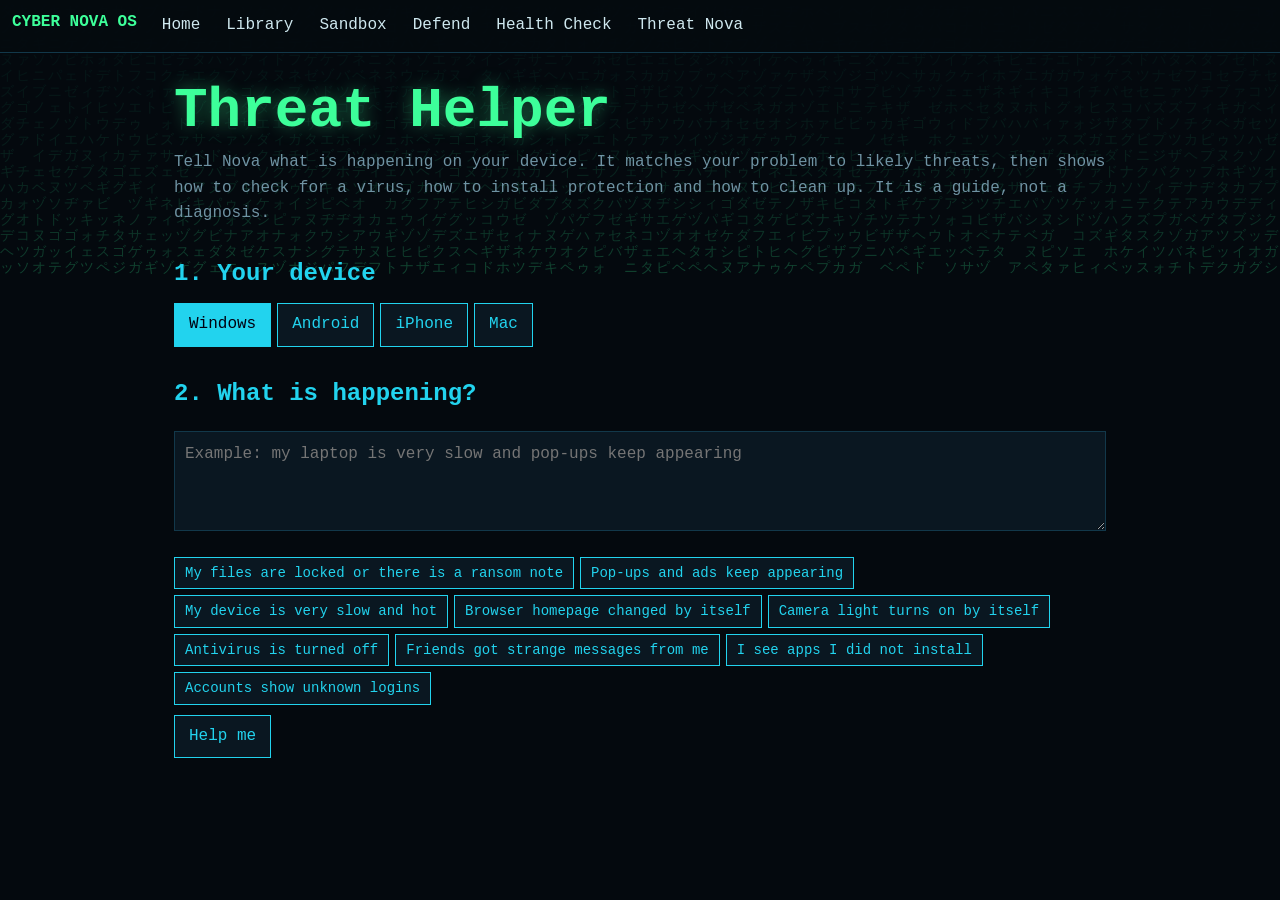
<file: threat.html>
<!DOCTYPE html><html lang="en"><head><meta charset="utf-8"><meta name="viewport" content="width=device-width,initial-scale=1"><title>Threat Helper | Cyber Nova OS</title><link rel="stylesheet" href="style.css">
<style>textarea{font:inherit;background:var(--panel);color:var(--tx);border:1px solid var(--line);padding:10px;width:100%;min-height:100px;margin:8px 0}.os{display:flex;gap:6px;flex-wrap:wrap;margin:8px 0}.urg{border-color:var(--rd);background:#2a0e16}</style></head><body><main>
<h1>Threat Helper</h1><p class="hint">Tell Nova what is happening on your device. It matches your problem to likely threats, then shows how to check for a virus, how to install protection and how to clean up. It is a guide, not a diagnosis.</p>
<h2>1. Your device</h2><div class="os" id="os"></div>
<h2>2. What is happening?</h2><textarea id="tx" placeholder="Example: my laptop is very slow and pop-ups keep appearing"></textarea>
<div class="chips" id="ch"></div>
<div class="btns"><button id="go">Help me</button></div><div id="out"></div></main>
<script src="data.js"></script><script src="app.js"></script><script>
const $=id=>document.getElementById(id);
//LOGIC
const R=[
{k:/ransom|locked|encrypt|bitcoin|can'?t open (my )?(files|photos|documents)|\.locky|pay (to|us)/,n:"Possible ransomware",u:1,w:"Ransomware locks your files and demands payment. WannaCry and Locky worked this way.",s:["Disconnect from Wi-Fi and unplug the network cable now so it cannot spread.","Do not pay. Payment does not guarantee your files come back.","Do not delete the locked files, and take a photo of the ransom note.","Restore files from an offline backup after the device is cleaned.","Report it to your local cyber-crime authority or your IT team."]},
{k:/pop-?ups?|\bads?\b|advert|redirect|homepage|home page|search engine|toolbar/,n:"Adware or browser hijacker",w:"Unwanted software that pushes ads or changes your browser settings.",s:["Remove unknown browser extensions and recently installed apps.","Reset your browser settings to default.","Never tap Allow notifications on unknown websites."]},
{k:/slow|lag|\bfan\b|hot|overheat|battery|freez|hang/,n:"Slowdown: malware, or just too many programs",w:"Cryptominers and bots use your processor, but slow devices are often just full storage or too many startup apps.",s:["Check which app uses the most CPU or battery and remove anything you do not recognise.","Restart the device and free up storage space."]},
{k:/camera|webcam|microphone|\bmic\b|spying|spy|watching|listening|stalk/,n:"Possible spyware",w:"Spyware can record audio, video or your screen without you noticing.",s:["Check which apps have camera and microphone permission and remove ones you do not trust.","Update your operating system and all apps.","If you fear someone is stalking you, use a different trusted device to change passwords."]},
{k:/password|account|login|log in|logged in|hacked|otp|bank|facebook|instagram|gmail|snapchat/,n:"Possible stolen account or password",w:"Info-stealing malware or phishing can take passwords.",s:["Change passwords from a clean device, starting with email and banking.","Turn on two-factor login.","Sign out of all devices in each account's security settings."]},
{k:/(antivirus|defender|security|firewall).*(off|disabled|turned off|won'?t (open|start))|can'?t (open|install) (an )?antivirus|task manager.*(disabled|won'?t)/,n:"Malware switching off your defences",w:"Some malware disables security tools so it can hide.",s:["Restart in Safe Mode (Windows) or Safe mode (Android) and run a full scan.","Turn security protection back on and update it."]},
{k:/friends|contacts|followers|strange (messages?|emails?)|messages? (were )?sent|spam/,n:"Hijacked account or messaging worm",w:"Email worms like ILOVEYOU and Melissa spread by messaging your contacts.",s:["Warn your contacts not to open anything from you.","Change the account password and sign out of all devices."]},
{k:/unknown (app|program|software)|new (app|program)|don'?t (remember|recognise|recognize)|installed (by|on its own)|did not install/,n:"Unwanted software or trojan",w:"Trojans pretend to be useful apps and then do harm.",s:["Uninstall anything you do not recognise, starting with the newest.","Install apps only from official stores."]},
{k:/data usage|mobile data|wifi|wi-fi|router/,n:"Botnet or network problem",w:"Infected devices can use your connection in the background, as in the Mirai botnet.",s:["Check which apps use the most data.","Change your router's admin password and update its firmware."]},
{k:/crash|blue screen|bsod|reboot|shut ?down|restart/,n:"Crashes: malware or a technical fault",w:"Crashes can be malware like Sasser, but are often driver or hardware faults.",s:["Install system updates and run a full scan.","If crashes continue after a clean scan, suspect hardware or drivers."]}];
const match=t=>R.filter(r=>r.k.test(t.toLowerCase()));
//ENDLOGIC
const CHK={Windows:["Open Settings, then Privacy & security, then Windows Security, then Virus & threat protection.","Tap Quick scan. Then open Scan options, choose Full scan and start it.","In Scan options also run Microsoft Defender Offline scan to catch hidden malware.","Press Ctrl+Shift+Esc to open Task Manager and look for unknown programs using lots of CPU.","Open Settings, then Apps, and uninstall programs you do not recognise."],
Android:["Open the Play Store, tap your profile picture, then Play Protect, then Scan.","Open Settings, then Apps, and look for apps you did not install.","Check Settings, then Security, then Device admin apps. Unknown apps should not be listed.","If an app will not uninstall, restart in Safe mode and remove it there."],
iPhone:["Update iOS in Settings, then General, then Software Update.","Open Settings, then General, then VPN & Device Management and remove profiles you do not recognise.","Delete apps you do not recognise and clear Safari history and website data in Settings, then Safari.","iPhones rarely get classic viruses. Most problems are scams, bad profiles or stolen passwords."],
Mac:["Update macOS in System Settings, then General, then Software Update.","Open Applications and delete apps you do not recognise.","Check System Settings, then General, then Login Items and remove unknown ones.","Run a scan with a trusted tool such as Malwarebytes, downloaded from its official site."]};
const INS={Windows:["Windows already has Microsoft Defender built in. Make sure it is on in Windows Security.","For a second opinion, download Malwarebytes only from its official website.","Never download antivirus from pop-up ads or email links. Fake ones are common."],
Android:["Google Play Protect is built in. Make sure it is on in the Play Store settings.","If you want an extra app, install a well-known one only from the Play Store.","Ignore apps that say your phone has viruses. Those are scams."],
iPhone:["iPhones do not need antivirus apps, and iOS apps cannot scan other apps.","Avoid any app that claims to remove iPhone viruses. They are usually scams.","Keep iOS updated and use a strong passcode."],
Mac:["macOS has built-in malware protection called XProtect. Keep it updated through Software Update.","For extra scanning, use a trusted tool like Malwarebytes from the official website.","Avoid fake Mac cleaner pop-ups."]};
const AFTER=["Change passwords from a clean device and turn on two-factor login.","Update the operating system and all apps.","Restore files only from a backup made before the problem started.","If the problem returns, back up your files and factory reset the device."];
const CH=["My files are locked or there is a ransom note","Pop-ups and ads keep appearing","My device is very slow and hot","Browser homepage changed by itself","Camera light turns on by itself","Antivirus is turned off","Friends got strange messages from me","I see apps I did not install","Accounts show unknown logins"];
let os="Windows";
const ul=a=>`<ul class="pn">${a.map(x=>`<li>${x}</li>`).join("")}</ul>`;
Object.keys(CHK).forEach(o=>{const b=document.createElement("button");b.textContent=o;b.className=o==os?"on":"";b.onclick=()=>{os=o;[...$("os").children].forEach(k=>k.classList.toggle("on",k==b))};$("os").append(b)});
CH.forEach(c=>{const b=document.createElement("button");b.textContent=c;b.onclick=()=>{$("tx").value=($("tx").value+" "+c+".").trim()};$("ch").append(b)});
$("go").onclick=()=>{const t=$("tx").value.trim();if(!t){$("out").innerHTML="<p class='hint'>Describe the problem or tap a symptom above first.</p>";return}
const m=match(t);let h="";
if(m.length){if(m.some(x=>x.u))h+=`<div class="fact urg"><b class="warn">Urgent:</b> this may be ransomware. Disconnect from the internet first, then follow the steps below.</div>`;
h+="<h2>What this might be</h2>"+m.map(x=>`<div class="fact"><b>${x.n}</b><br>${x.w}</div>`).join("")+"<h2>Do this now</h2>"+ul([...new Set(m.flatMap(x=>x.s))])}
else h+=`<div class="fact">I could not match that to a known symptom. Use the general checks below, or tap a symptom above.</div>`;
h+=`<h2>How to check your ${os} device</h2>${ul(CHK[os])}<h2>Antivirus on ${os}</h2>${ul(INS[os])}<h2>After cleaning</h2>${ul(AFTER)}<p class="hint">Symptoms do not prove an infection. If money, work data or personal safety is involved, ask an IT professional.</p>`;
$("out").innerHTML=h;$("out").scrollIntoView()};
</script></body></html>
</file>
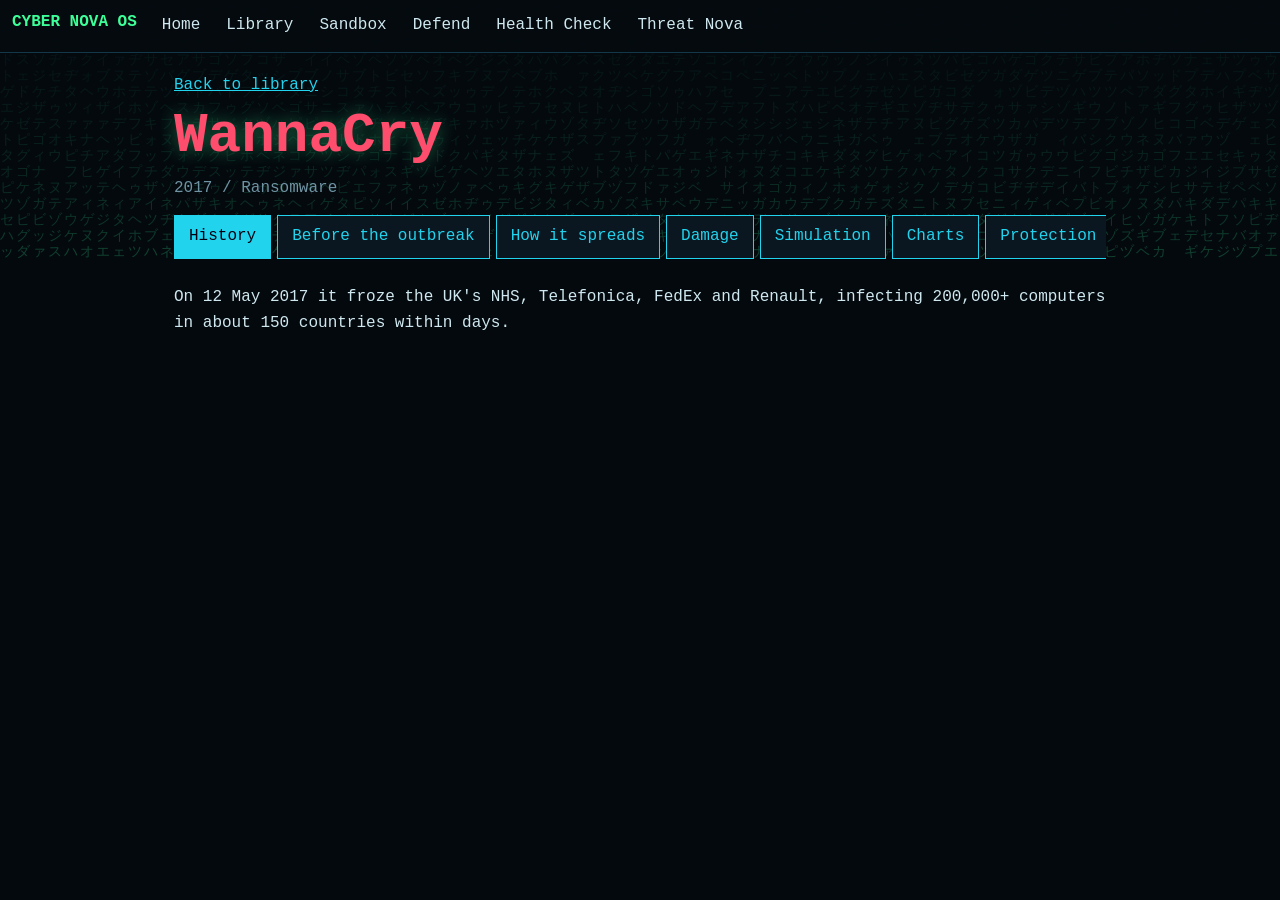
<file: virus.html>
<!DOCTYPE html><html lang="en"><head><meta charset="utf-8"><meta name="viewport" content="width=device-width,initial-scale=1"><title>Virus | Cyber Nova OS</title><link rel="stylesheet" href="style.css"></head><body><main>
<a href="index.html#lib" style="color:var(--cy)">Back to library</a><div id="v"></div></main>
<script src="data.js"></script><script src="app.js"></script><script>
const v=V.find(x=>x.id==new URLSearchParams(location.search).get("v"))||V[0];document.title=v.name+" | Cyber Nova OS";
const T=[["History","history"],["Before the outbreak","before"],["How it spreads","spread"],["Damage","damage"],["Simulation"],["Charts"],["Protection"]];
document.getElementById("v").innerHTML=`<h1 style="color:${TC[v.type]||"#3dff9a"}">${v.name}</h1><p class="meta">${v.year} / ${v.type}</p><div class="tabs">${T.map((t,i)=>`<button data-i="${i}">${t[0]}</button>`).join("")}</div><div id="pn"></div>`;
document.querySelectorAll(".tabs button").forEach(b=>b.onclick=()=>show(+b.dataset.i));
function show(i){clearInterval(window.TM);document.querySelectorAll(".tabs button").forEach((b,j)=>b.classList.toggle("on",i==j));const p=document.getElementById("pn"),k=T[i][1];
if(k)p.innerHTML=`<p class="pn">${v[k]}</p>`;
else if(i==4)sim(p);
else if(i==5)p.innerHTML=`<div class="pn">${["Speed","Reach","Damage","Stealth"].map((n,j)=>`<div class="bar"><span>${n}</span><b class="trk"><i style="width:${v.stats[j]*10}%"></i></b></div>`).join("")}<div class="fact">Infected: ${v.infected}</div><div class="fact">Cost: ${v.cost}</div></div>`;
else p.innerHTML=`<ul class="pn">${v.protect.map(x=>`<li>${x}</li>`).join("")}</ul>`}
function sim(p){p.innerHTML=`<div class="pn"><canvas class="s" id="sc" height="300"></canvas><canvas class="s" id="gc" height="70"></canvas><p id="st"></p><label>Patched machines: <b id="pv">0</b>%<input id="pt" type="range" min="0" max="90" value="0"></label><div class="btns"><button id="rel">Release virus</button><button id="rst">Reset</button></div></div>`;
const c=sc,x=c.getContext("2d"),g=gc.getContext("2d");c.width=gc.width=p.clientWidth-2;let N=[],h=[];
function paint(){x.clearRect(0,0,c.width,300);N.forEach((a,i)=>N.forEach((b,j)=>{if(i<j&&Math.hypot(a.x-b.x,a.y-b.y)<60){x.strokeStyle=a.s==1&&b.s==1?"#ff4d6d66":"#12384a";x.beginPath();x.moveTo(a.x,a.y);x.lineTo(b.x,b.y);x.stroke()}}));N.forEach(a=>{x.fillStyle=["#22d3ee","#ff4d6d","#3dff9a"][a.s];x.beginPath();x.arc(a.x,a.y,5,0,7);x.fill()});
g.clearRect(0,0,c.width,70);g.strokeStyle="#ff4d6d";g.beginPath();h.forEach((n,i)=>{const px=i*c.width/150,py=68-n/80*64;i?g.lineTo(px,py):g.moveTo(px,py)});g.stroke()}
function reset(){clearInterval(window.TM);h=[];N=Array.from({length:80},()=>({x:10+Math.random()*(c.width-20),y:10+Math.random()*280,s:0}));paint();st.textContent="Network ready: 80 machines. Cyan is healthy, red is infected, green is patched."}
function tick(){const pr=v.stats[0]*.015,inf=N.filter(a=>a.s==1);N.forEach(b=>{if(b.s==0&&inf.some(a=>Math.hypot(a.x-b.x,a.y-b.y)<60&&Math.random()<pr))b.s=1});const n=N.filter(a=>a.s==1).length,ph=N.filter(a=>a.s==2).length;h.push(n);paint();st.textContent=`Infected ${n} of 80. Patched ${ph}.`;if(h.length>=150||n+ph==80)clearInterval(window.TM)}
pt.oninput=()=>pv.textContent=pt.value;rst.onclick=reset;
rel.onclick=()=>{reset();N.forEach(a=>{if(Math.random()<pt.value/100)a.s=2});const fr=N.filter(a=>!a.s);if(!fr.length)return;fr[Math.floor(Math.random()*fr.length)].s=1;window.TM=setInterval(tick,150)};reset()}
show(0);
</script></body></html>
</file>
<file: style.css>
:root{--bg:#050b10;--panel:#0a1721;--line:#12384a;--cy:#22d3ee;--gr:#3dff9a;--rd:#ff4d6d;--tx:#cfe8ef;--mut:#6f93a3}
*{box-sizing:border-box;margin:0}
body{background:var(--bg);color:var(--tx);font:16px/1.6 "Courier New",ui-monospace,monospace;min-height:100vh}
#mx{position:fixed;inset:0;z-index:-1;opacity:.22}
nav{position:sticky;top:0;display:flex;gap:4px;overflow-x:auto;padding:10px 12px;background:#050b10ee;border-bottom:1px solid var(--line);z-index:5}
nav b{color:var(--gr);margin-right:10px;white-space:nowrap}
nav a{color:var(--tx);text-decoration:none;padding:2px 10px;border:1px solid transparent;white-space:nowrap}
nav a:hover,nav a.on{border-color:var(--cy);color:var(--cy)}
nav a.off{color:var(--mut);pointer-events:none}
main{max-width:960px;margin:auto;padding:20px 14px 60px}
h1{font-size:clamp(30px,9vw,56px);color:var(--gr);text-shadow:0 0 18px #3dff9a66;line-height:1.1;margin:8px 0}
h2{color:var(--cy);margin:28px 0 10px}
#term{color:var(--gr);min-height:100px;font:inherit;font-size:14px}
.hero p{max-width:60ch;color:var(--tx)}
.tools{display:flex;gap:8px;margin-bottom:12px;flex-wrap:wrap}
input,select{font:inherit;background:var(--panel);color:var(--tx);border:1px solid var(--line);padding:8px;flex:1;min-width:140px}
#g{display:grid;grid-template-columns:repeat(auto-fill,minmax(200px,1fr));gap:10px}
.card{display:block;padding:12px;background:var(--panel);border:1px solid var(--line);border-left:4px solid var(--c);color:var(--tx);text-decoration:none}
.card:hover{background:#0e2331}.card h3{color:var(--c)}.card small{color:var(--mut)}
button{font:inherit;background:var(--panel);color:var(--cy);border:1px solid var(--cy);padding:8px 14px;cursor:pointer}
button:hover,button.on{background:var(--cy);color:#001}
:focus-visible{outline:2px solid var(--gr);outline-offset:2px}
.meta{color:var(--mut)}
.tabs{display:flex;gap:6px;overflow-x:auto;margin:14px 0}.tabs button{white-space:nowrap}
.pn{padding:12px 0}.pn li{margin:8px 0 8px 18px}
canvas.s{width:100%;display:block;border:1px solid var(--line);background:#06121a;margin-bottom:6px}
.btns{display:flex;gap:8px;margin-top:10px}
label{display:block;margin-top:8px}label input{width:100%;padding:0}
.bar{display:flex;align-items:center;gap:8px;margin:10px 0}.bar span{width:72px}
.trk{flex:1;height:14px;background:#0b2230}.trk i{display:block;height:100%;background:linear-gradient(90deg,var(--cy),var(--gr));box-shadow:0 0 8px var(--cy)}
.fact{background:var(--panel);border:1px solid var(--line);padding:10px;margin:8px 0}
label input[type=checkbox]{width:auto;min-width:0;margin-right:8px}
.ctl{display:grid;grid-template-columns:repeat(auto-fit,minmax(220px,1fr));gap:8px 16px;margin:12px 0}
.hint{color:var(--mut);margin:6px 0}
nav{flex-wrap:wrap;overflow-x:visible}
.ok{color:var(--gr)}.warn{color:var(--rd)}.mid{color:#ffd166}.info{color:var(--mut)}
.big{font-size:clamp(34px,10vw,60px);line-height:1}
#log{display:flex;flex-direction:column;gap:10px;margin:12px 0}
.m{padding:10px 12px;border:1px solid var(--line);max-width:92%;overflow-wrap:anywhere}
.m.u{align-self:flex-end;background:#0e2331;border-color:var(--cy)}.m.b{background:var(--panel)}
.m p{margin:4px 0}.m a{color:var(--cy)}.m small{color:var(--mut)}
.chips{display:flex;gap:6px;flex-wrap:wrap;margin:8px 0}.chips button{padding:4px 10px;font-size:14px}
.row{display:flex;gap:8px}
</file>
